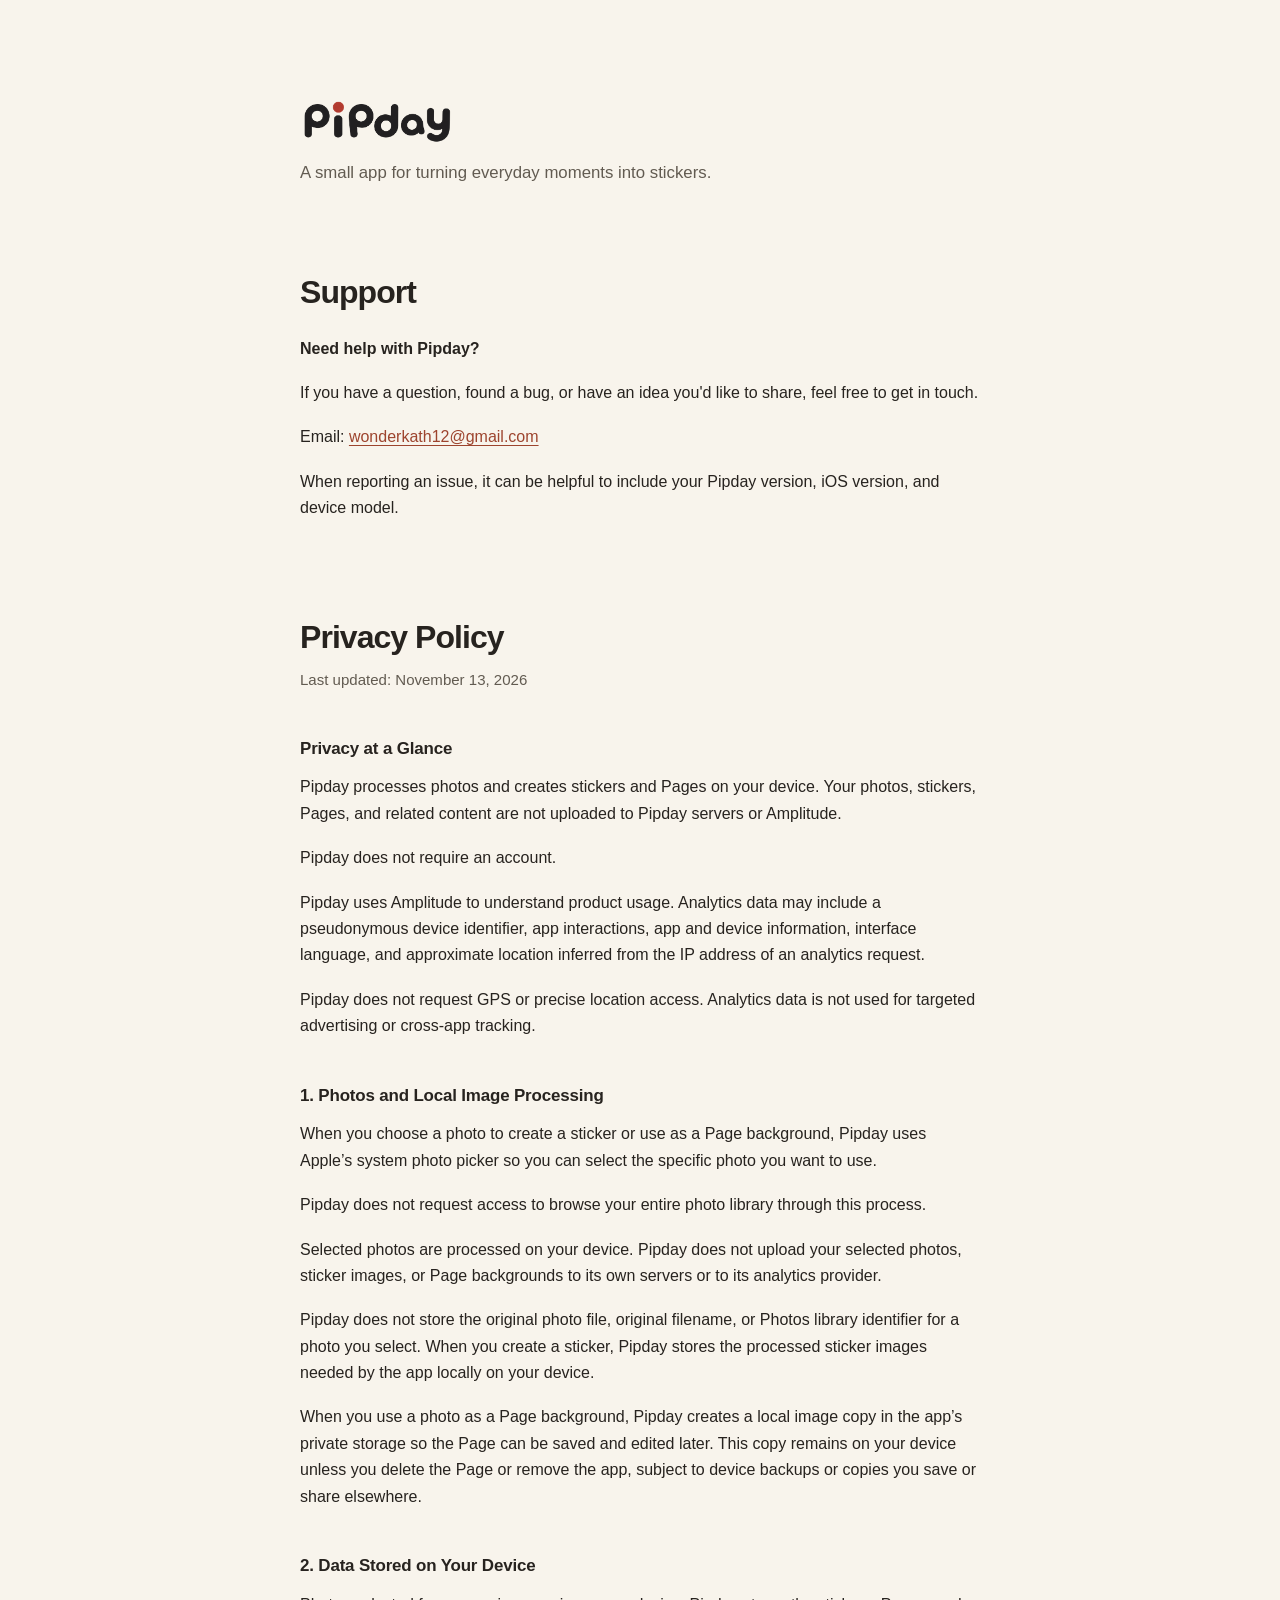
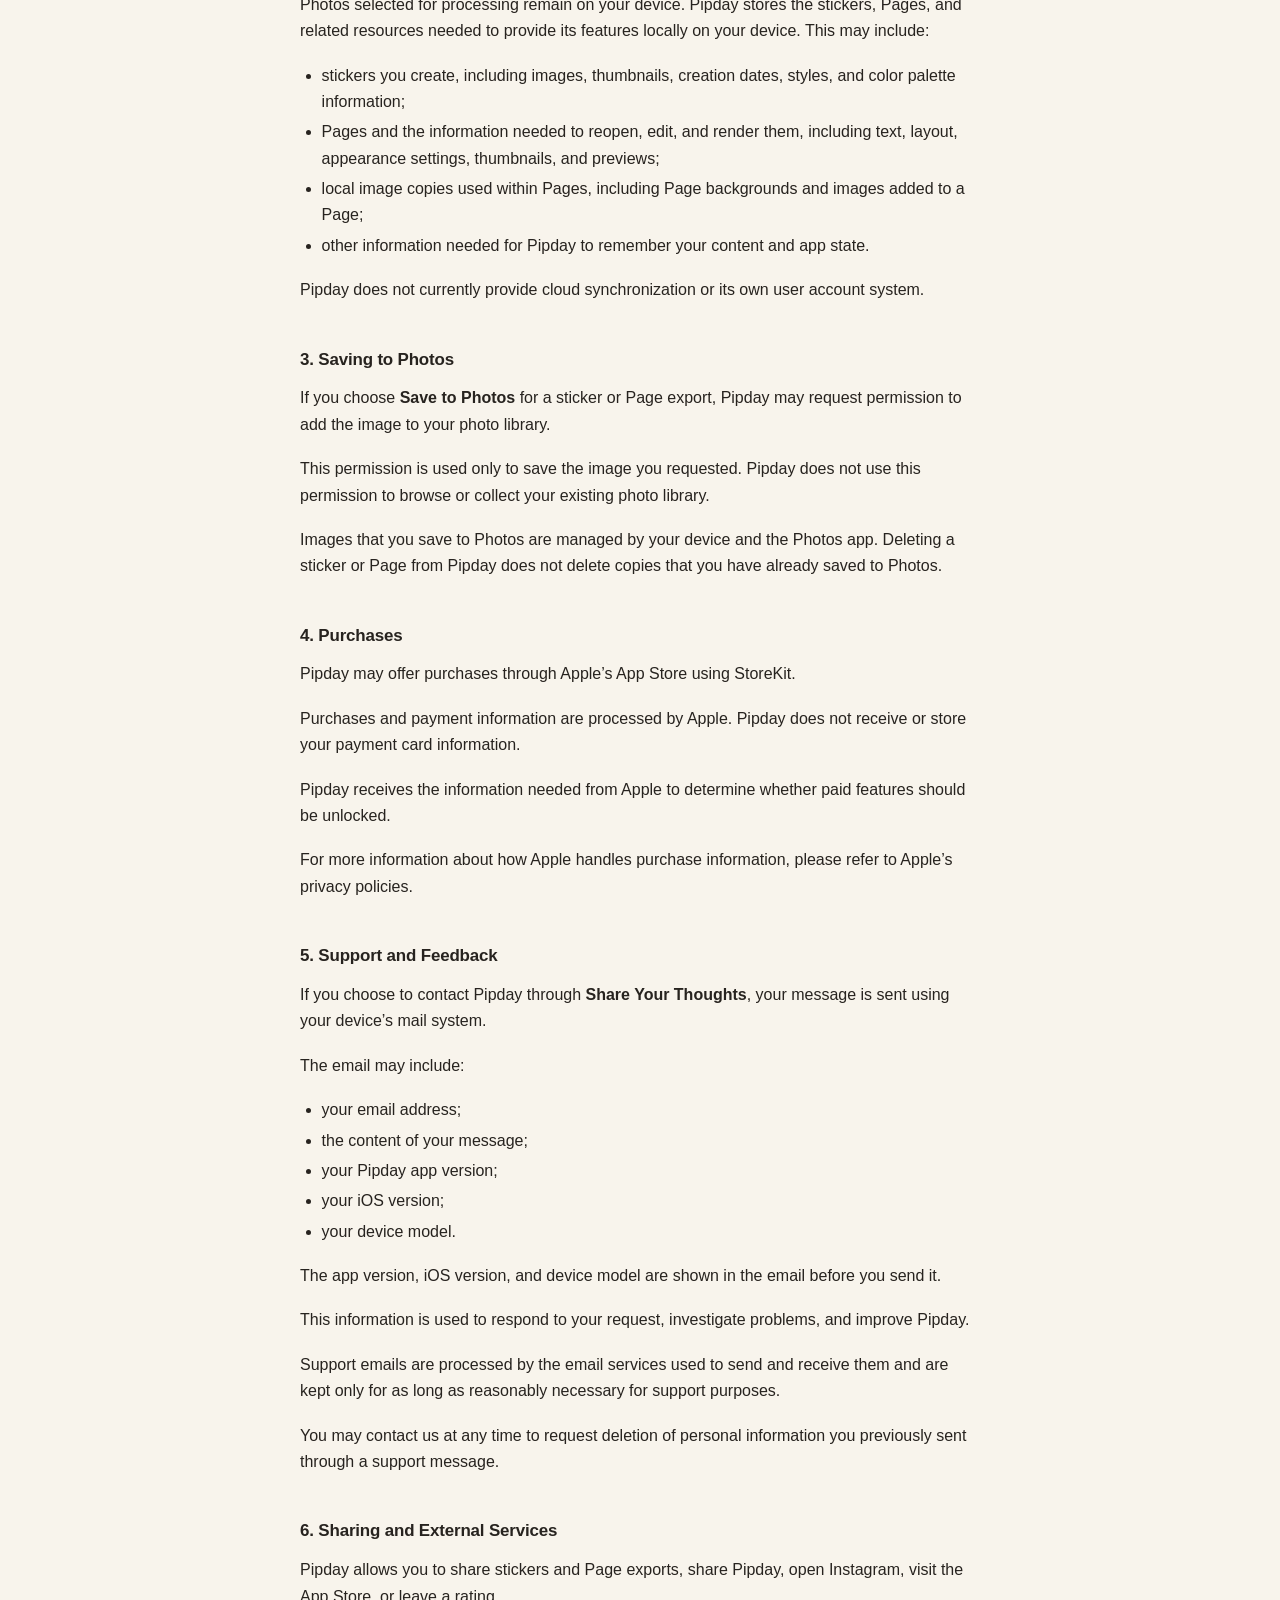
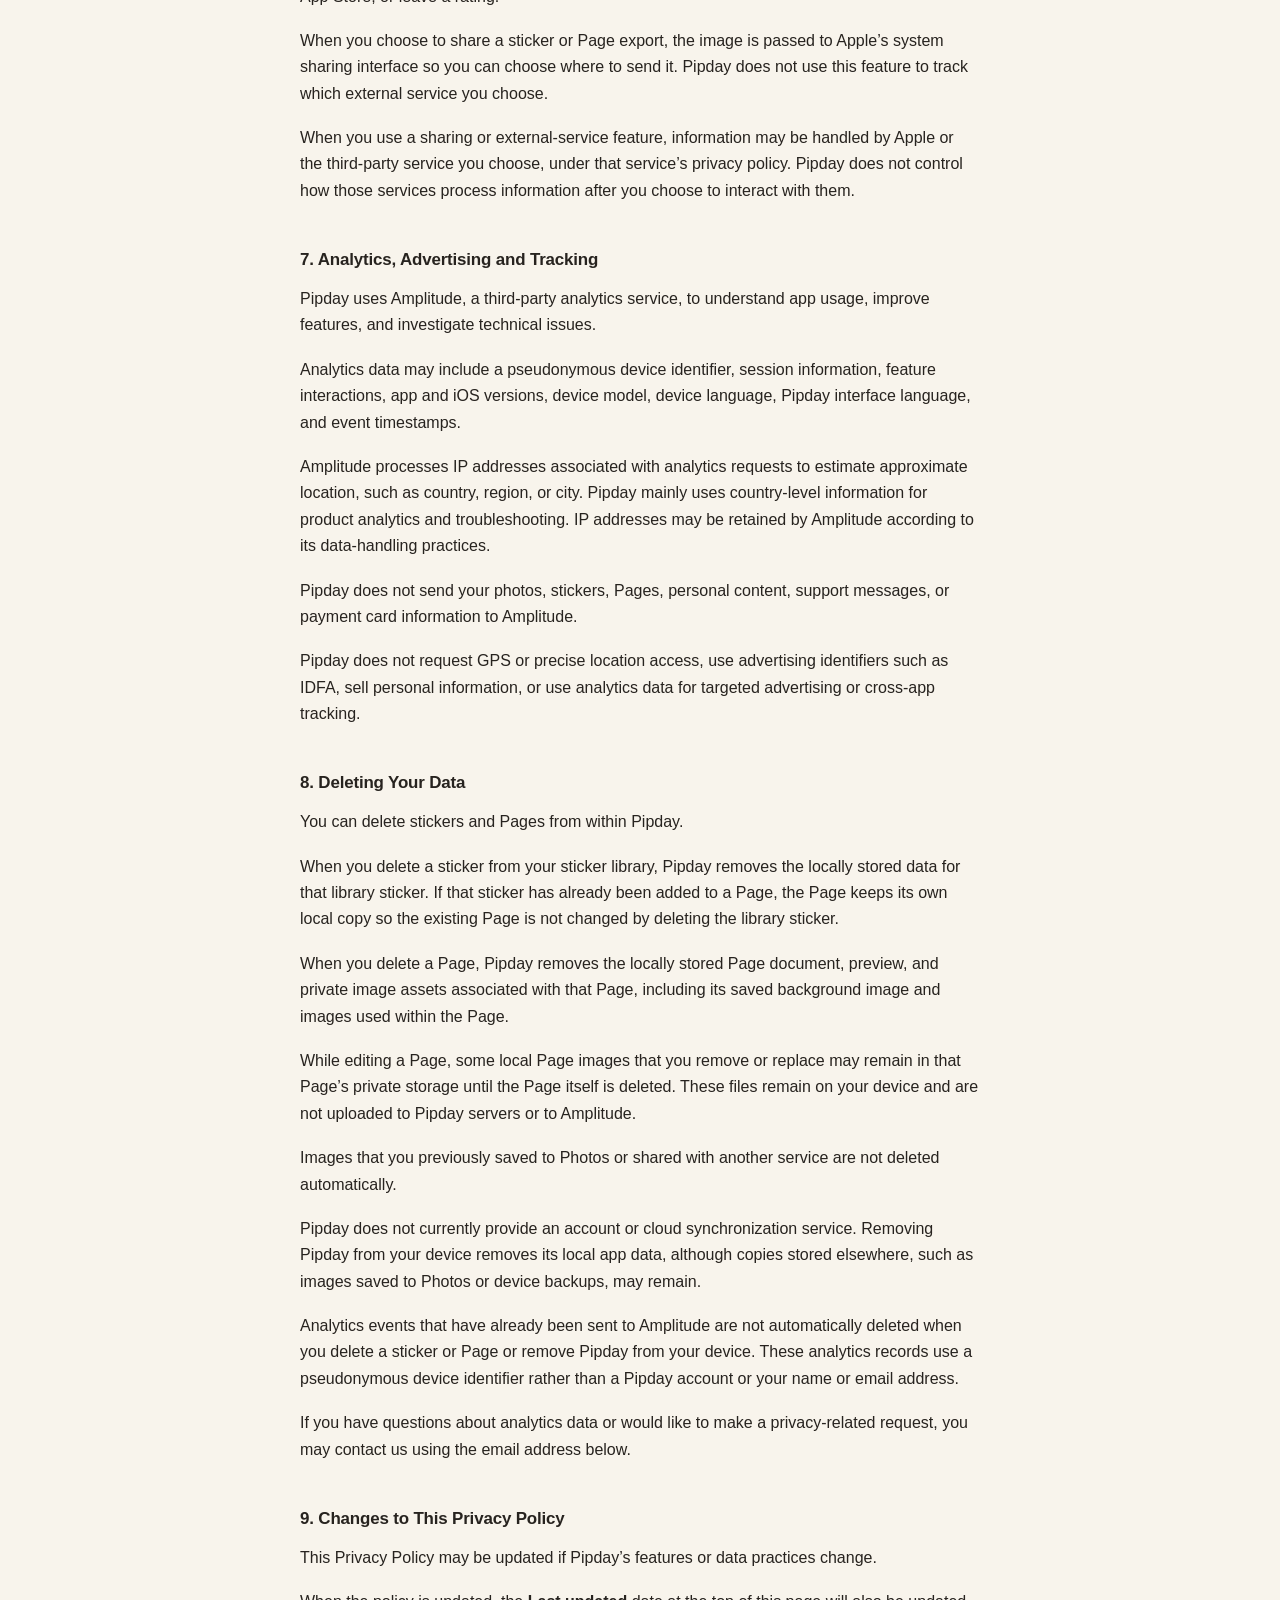
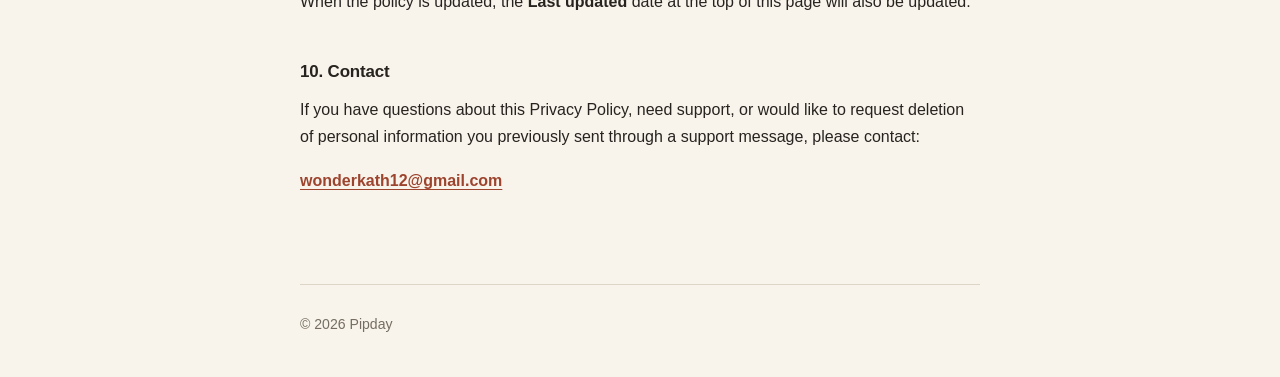
<file: index.html>
<!doctype html>
<html lang="en">
  <head>
    <meta charset="utf-8">
    <meta name="viewport" content="width=device-width, initial-scale=1">
    <meta name="description" content="Pipday support and privacy policy.">
    <title>Pipday — Support &amp; Privacy</title>
    <link rel="stylesheet" href="styles.css">
  </head>
  <body>
    <main>
      <header class="brand">
        <img class="wordmark" src="assets/pipday-logo.png" alt="Pipday">
        <p class="subtitle">A small app for turning everyday moments into stickers.</p>
      </header>

      <section id="support" aria-labelledby="support-title">
        <h1 id="support-title">Support</h1>
        <p class="lead">Need help with Pipday?</p>
        <p>If you have a question, found a bug, or have an idea you'd like to share, feel free to get in touch.</p>
        <p>Email: <a href="mailto:wonderkath12@gmail.com">wonderkath12@gmail.com</a></p>
        <p>When reporting an issue, it can be helpful to include your Pipday version, iOS version, and device model.</p>
      </section>

      <section id="privacy" aria-labelledby="privacy-title">
        <h1 id="privacy-title">Privacy Policy</h1>
        <p class="updated">Last updated: November 13, 2026</p>

        <h2>Privacy at a Glance</h2>
        <p>Pipday processes photos and creates stickers and Pages on your device. Your photos, stickers, Pages, and related content are not uploaded to Pipday servers or Amplitude.</p>
        <p>Pipday does not require an account.</p>
        <p>Pipday uses Amplitude to understand product usage. Analytics data may include a pseudonymous device identifier, app interactions, app and device information, interface language, and approximate location inferred from the IP address of an analytics request.</p>
        <p>Pipday does not request GPS or precise location access. Analytics data is not used for targeted advertising or cross-app tracking.</p>

        <h2>1. Photos and Local Image Processing</h2>
        <p>When you choose a photo to create a sticker or use as a Page background, Pipday uses Apple’s system photo picker so you can select the specific photo you want to use.</p>
        <p>Pipday does not request access to browse your entire photo library through this process.</p>
        <p>Selected photos are processed on your device. Pipday does not upload your selected photos, sticker images, or Page backgrounds to its own servers or to its analytics provider.</p>
        <p>Pipday does not store the original photo file, original filename, or Photos library identifier for a photo you select. When you create a sticker, Pipday stores the processed sticker images needed by the app locally on your device.</p>
        <p>When you use a photo as a Page background, Pipday creates a local image copy in the app’s private storage so the Page can be saved and edited later. This copy remains on your device unless you delete the Page or remove the app, subject to device backups or copies you save or share elsewhere.</p>

        <h2>2. Data Stored on Your Device</h2>
        <p>Photos selected for processing remain on your device. Pipday stores the stickers, Pages, and related resources needed to provide its features locally on your device. This may include:</p>
        <ul>
          <li>stickers you create, including images, thumbnails, creation dates, styles, and color palette information;</li>
          <li>Pages and the information needed to reopen, edit, and render them, including text, layout, appearance settings, thumbnails, and previews;</li>
          <li>local image copies used within Pages, including Page backgrounds and images added to a Page;</li>
          <li>other information needed for Pipday to remember your content and app state.</li>
        </ul>
        <p>Pipday does not currently provide cloud synchronization or its own user account system.</p>

        <h2>3. Saving to Photos</h2>
        <p>If you choose <strong>Save to Photos</strong> for a sticker or Page export, Pipday may request permission to add the image to your photo library.</p>
        <p>This permission is used only to save the image you requested. Pipday does not use this permission to browse or collect your existing photo library.</p>
        <p>Images that you save to Photos are managed by your device and the Photos app. Deleting a sticker or Page from Pipday does not delete copies that you have already saved to Photos.</p>

        <h2>4. Purchases</h2>
        <p>Pipday may offer purchases through Apple’s App Store using StoreKit.</p>
        <p>Purchases and payment information are processed by Apple. Pipday does not receive or store your payment card information.</p>
        <p>Pipday receives the information needed from Apple to determine whether paid features should be unlocked.</p>
        <p>For more information about how Apple handles purchase information, please refer to Apple’s privacy policies.</p>

        <h2>5. Support and Feedback</h2>
        <p>If you choose to contact Pipday through <strong>Share Your Thoughts</strong>, your message is sent using your device’s mail system.</p>
        <p>The email may include:</p>
        <ul>
          <li>your email address;</li>
          <li>the content of your message;</li>
          <li>your Pipday app version;</li>
          <li>your iOS version;</li>
          <li>your device model.</li>
        </ul>
        <p>The app version, iOS version, and device model are shown in the email before you send it.</p>
        <p>This information is used to respond to your request, investigate problems, and improve Pipday.</p>
        <p>Support emails are processed by the email services used to send and receive them and are kept only for as long as reasonably necessary for support purposes.</p>
        <p>You may contact us at any time to request deletion of personal information you previously sent through a support message.</p>

        <h2>6. Sharing and External Services</h2>
        <p>Pipday allows you to share stickers and Page exports, share Pipday, open Instagram, visit the App Store, or leave a rating.</p>
        <p>When you choose to share a sticker or Page export, the image is passed to Apple’s system sharing interface so you can choose where to send it. Pipday does not use this feature to track which external service you choose.</p>
        <p>When you use a sharing or external-service feature, information may be handled by Apple or the third-party service you choose, under that service’s privacy policy. Pipday does not control how those services process information after you choose to interact with them.</p>

        <h2>7. Analytics, Advertising and Tracking</h2>
        <p>Pipday uses Amplitude, a third-party analytics service, to understand app usage, improve features, and investigate technical issues.</p>
        <p>Analytics data may include a pseudonymous device identifier, session information, feature interactions, app and iOS versions, device model, device language, Pipday interface language, and event timestamps.</p>
        <p>Amplitude processes IP addresses associated with analytics requests to estimate approximate location, such as country, region, or city. Pipday mainly uses country-level information for product analytics and troubleshooting. IP addresses may be retained by Amplitude according to its data-handling practices.</p>
        <p>Pipday does not send your photos, stickers, Pages, personal content, support messages, or payment card information to Amplitude.</p>
        <p>Pipday does not request GPS or precise location access, use advertising identifiers such as IDFA, sell personal information, or use analytics data for targeted advertising or cross-app tracking.</p>

        <h2>8. Deleting Your Data</h2>
        <p>You can delete stickers and Pages from within Pipday.</p>
        <p>When you delete a sticker from your sticker library, Pipday removes the locally stored data for that library sticker. If that sticker has already been added to a Page, the Page keeps its own local copy so the existing Page is not changed by deleting the library sticker.</p>
        <p>When you delete a Page, Pipday removes the locally stored Page document, preview, and private image assets associated with that Page, including its saved background image and images used within the Page.</p>
        <p>While editing a Page, some local Page images that you remove or replace may remain in that Page’s private storage until the Page itself is deleted. These files remain on your device and are not uploaded to Pipday servers or to Amplitude.</p>
        <p>Images that you previously saved to Photos or shared with another service are not deleted automatically.</p>
        <p>Pipday does not currently provide an account or cloud synchronization service. Removing Pipday from your device removes its local app data, although copies stored elsewhere, such as images saved to Photos or device backups, may remain.</p>
        <p>Analytics events that have already been sent to Amplitude are not automatically deleted when you delete a sticker or Page or remove Pipday from your device. These analytics records use a pseudonymous device identifier rather than a Pipday account or your name or email address.</p>
        <p>If you have questions about analytics data or would like to make a privacy-related request, you may contact us using the email address below.</p>

        <h2>9. Changes to This Privacy Policy</h2>
        <p>This Privacy Policy may be updated if Pipday’s features or data practices change.</p>
        <p>When the policy is updated, the <strong>Last updated</strong> date at the top of this page will also be updated.</p>

        <h2>10. Contact</h2>
        <p>If you have questions about this Privacy Policy, need support, or would like to request deletion of personal information you previously sent through a support message, please contact:</p>
        <p><strong><a href="mailto:wonderkath12@gmail.com">wonderkath12@gmail.com</a></strong></p>
      </section>
    </main>

    <footer>© 2026 Pipday</footer>
  </body>
</html>
</file>
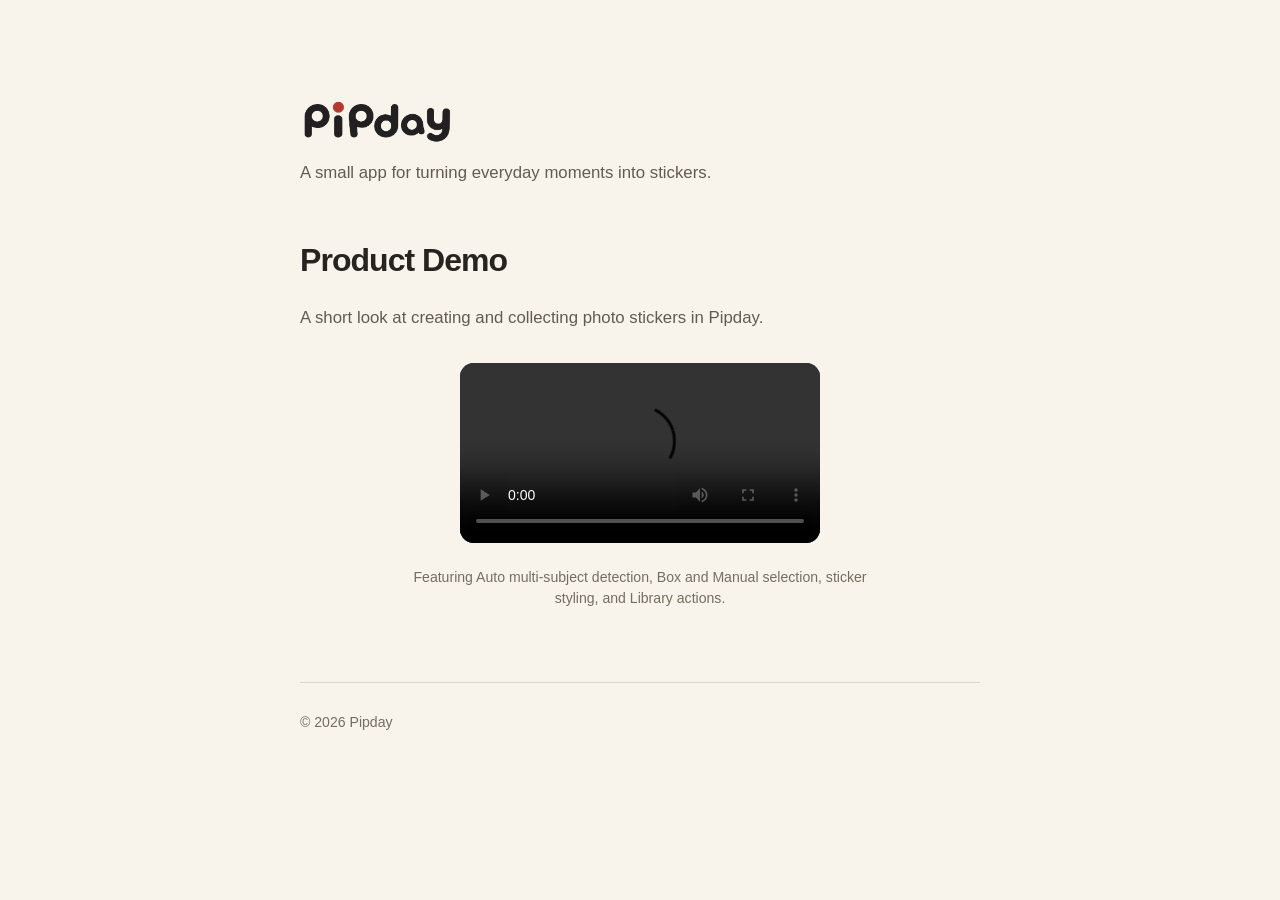
<file: featuring/index.html>
<!doctype html>
<html lang="en">
  <head>
    <meta charset="utf-8">
    <meta name="viewport" content="width=device-width, initial-scale=1">
    <meta name="description" content="A short Pipday product demo for App Store Featuring nomination.">
    <meta name="robots" content="noindex, nofollow">
    <title>Pipday — Product Demo</title>
    <link rel="stylesheet" href="../styles.css">
  </head>
  <body>
    <main class="featuring-page">
      <header class="brand">
        <img class="wordmark" src="../assets/pipday-logo.png" alt="Pipday">
        <p class="subtitle">A small app for turning everyday moments into stickers.</p>
      </header>

      <section aria-labelledby="demo-title">
        <h1 id="demo-title">Product Demo</h1>
        <p class="featuring-intro">A short look at creating and collecting photo stickers in Pipday.</p>

        <video class="product-demo" controls playsinline preload="metadata">
          <source src="../assets/video/pipday-product-demo.mp4" type="video/mp4">
          Your browser does not support the video tag.
        </video>

        <p class="demo-caption">Featuring Auto multi-subject detection, Box and Manual selection, sticker styling, and Library actions.</p>
      </section>
    </main>

    <footer>© 2026 Pipday</footer>
  </body>
</html>
</file>
<file: styles.css>
:root {
  color: #27231f;
  background: #f8f4ec;
  font-family: -apple-system, BlinkMacSystemFont, "Segoe UI", sans-serif;
  font-synthesis: none;
  line-height: 1.65;
}

* {
  box-sizing: border-box;
}

html {
  scroll-behavior: smooth;
}

body {
  margin: 0;
  background: #f8f4ec;
}

main,
footer {
  width: min(100% - 48px, 680px);
  margin-inline: auto;
}

main {
  padding-block: 72px 56px;
}

.brand {
  margin-bottom: 72px;
}

.featuring-page .brand {
  margin-bottom: 48px;
}

.wordmark {
  display: block;
  width: min(100%, 156px);
  height: auto;
}

.subtitle {
  max-width: 27rem;
  margin: 12px 0 0;
  color: #625b51;
  font-size: 1.05rem;
  line-height: 1.5;
}

section + section {
  margin-top: 80px;
}

h1,
h2,
p,
ul {
  margin-top: 0;
}

h1 {
  margin-bottom: 24px;
  font-size: clamp(1.7rem, 4vw, 2rem);
  letter-spacing: -0.03em;
  line-height: 1.2;
}

h2 {
  margin: 44px 0 14px;
  font-size: 1.06rem;
  letter-spacing: -0.01em;
  line-height: 1.4;
}

p,
ul {
  margin-bottom: 18px;
}

.lead {
  font-weight: 600;
}

.updated {
  margin-top: -12px;
  color: #625b51;
  font-size: 0.94rem;
}

.featuring-intro {
  max-width: 31rem;
  margin-bottom: 32px;
  color: #625b51;
  font-size: 1.05rem;
}

.product-demo {
  display: block;
  width: min(100%, 360px);
  height: auto;
  margin-inline: auto;
  background: #27231f;
  border-radius: 14px;
}

.demo-caption {
  max-width: 31rem;
  margin: 24px auto 0;
  color: #756d61;
  font-size: 0.88rem;
  line-height: 1.5;
  text-align: center;
}

ul {
  padding-left: 1.35rem;
}

li + li {
  margin-top: 4px;
}

a {
  color: #9d442e;
  text-decoration-thickness: 0.08em;
  text-underline-offset: 0.16em;
}

a:focus-visible {
  outline: 2px solid #9d442e;
  outline-offset: 3px;
}

footer {
  padding-block: 28px 40px;
  border-top: 1px solid #ddd5c8;
  color: #756d61;
  font-size: 0.88rem;
}

@media (min-width: 700px) {
  main {
    padding-block: 96px 72px;
  }

  .brand {
    margin-bottom: 88px;
  }

  .featuring-page .brand {
    margin-bottom: 56px;
  }

  section + section {
    margin-top: 96px;
  }
}
</file>
